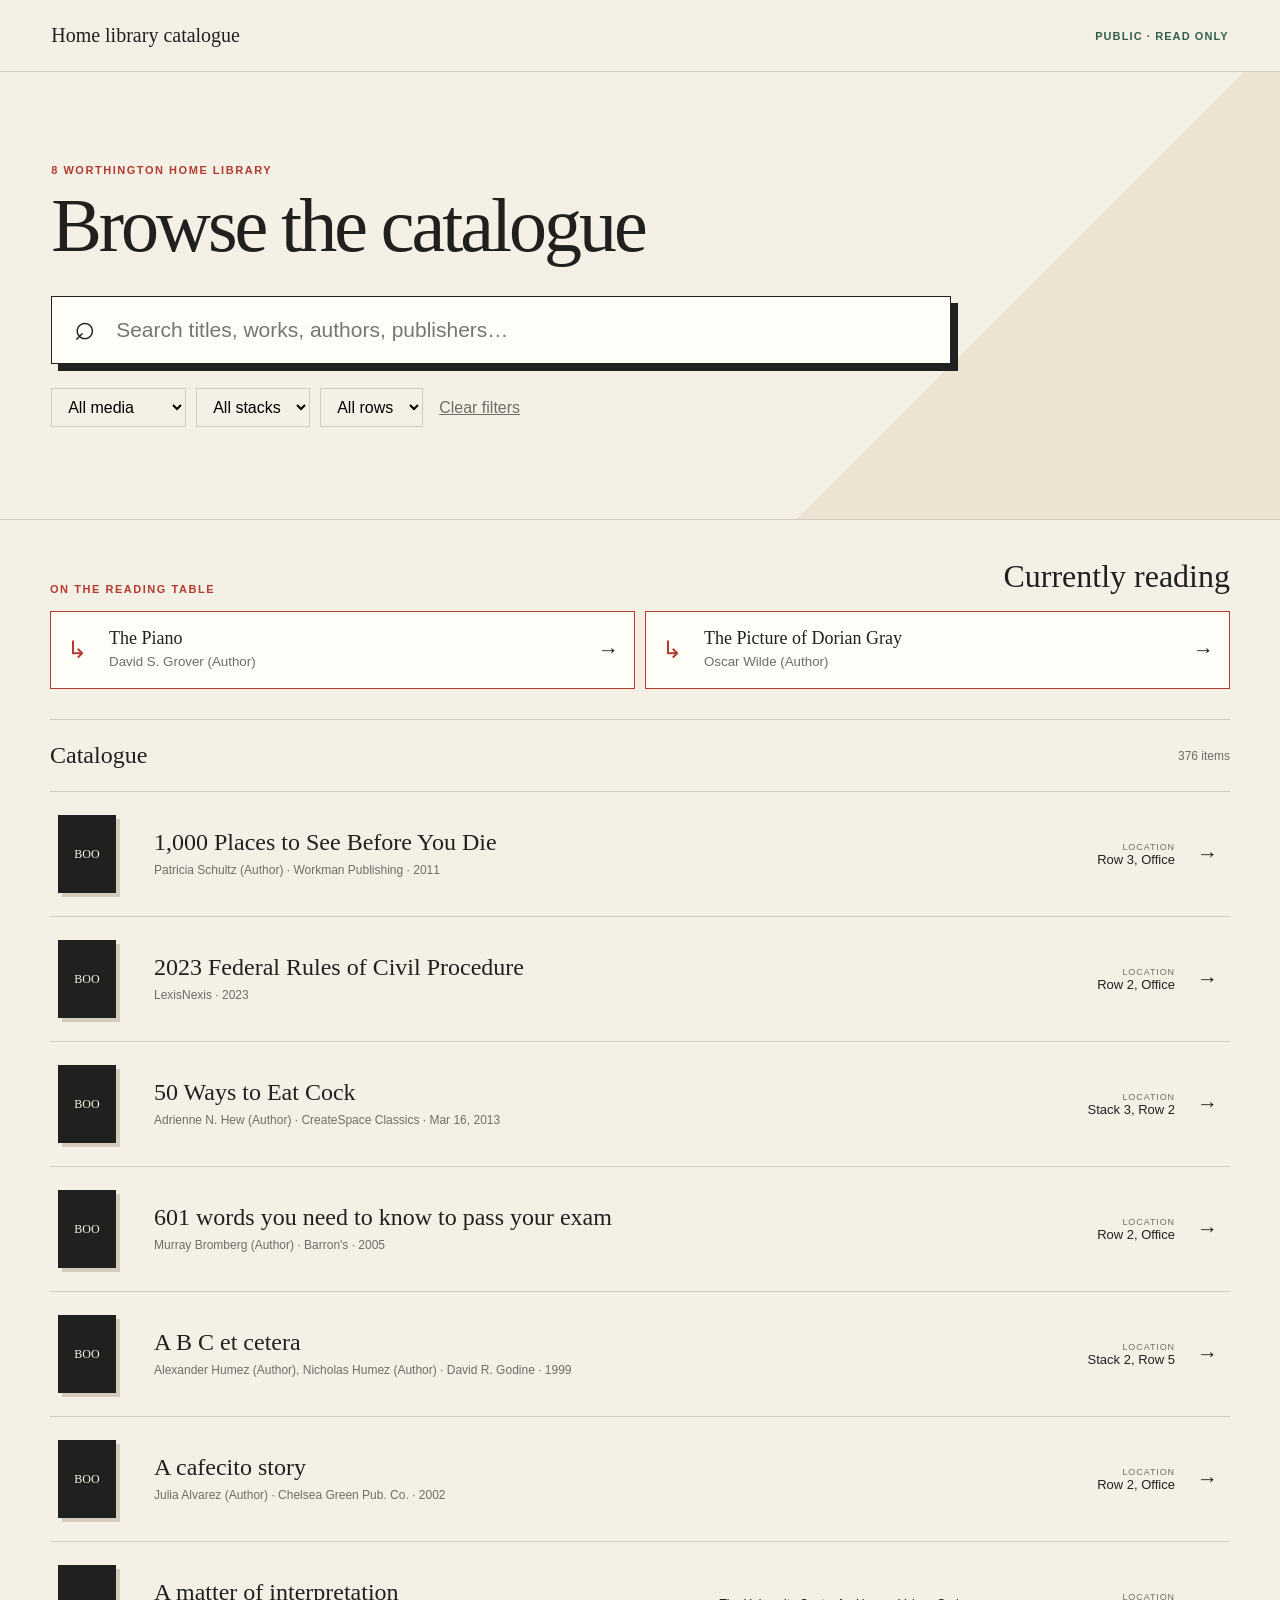
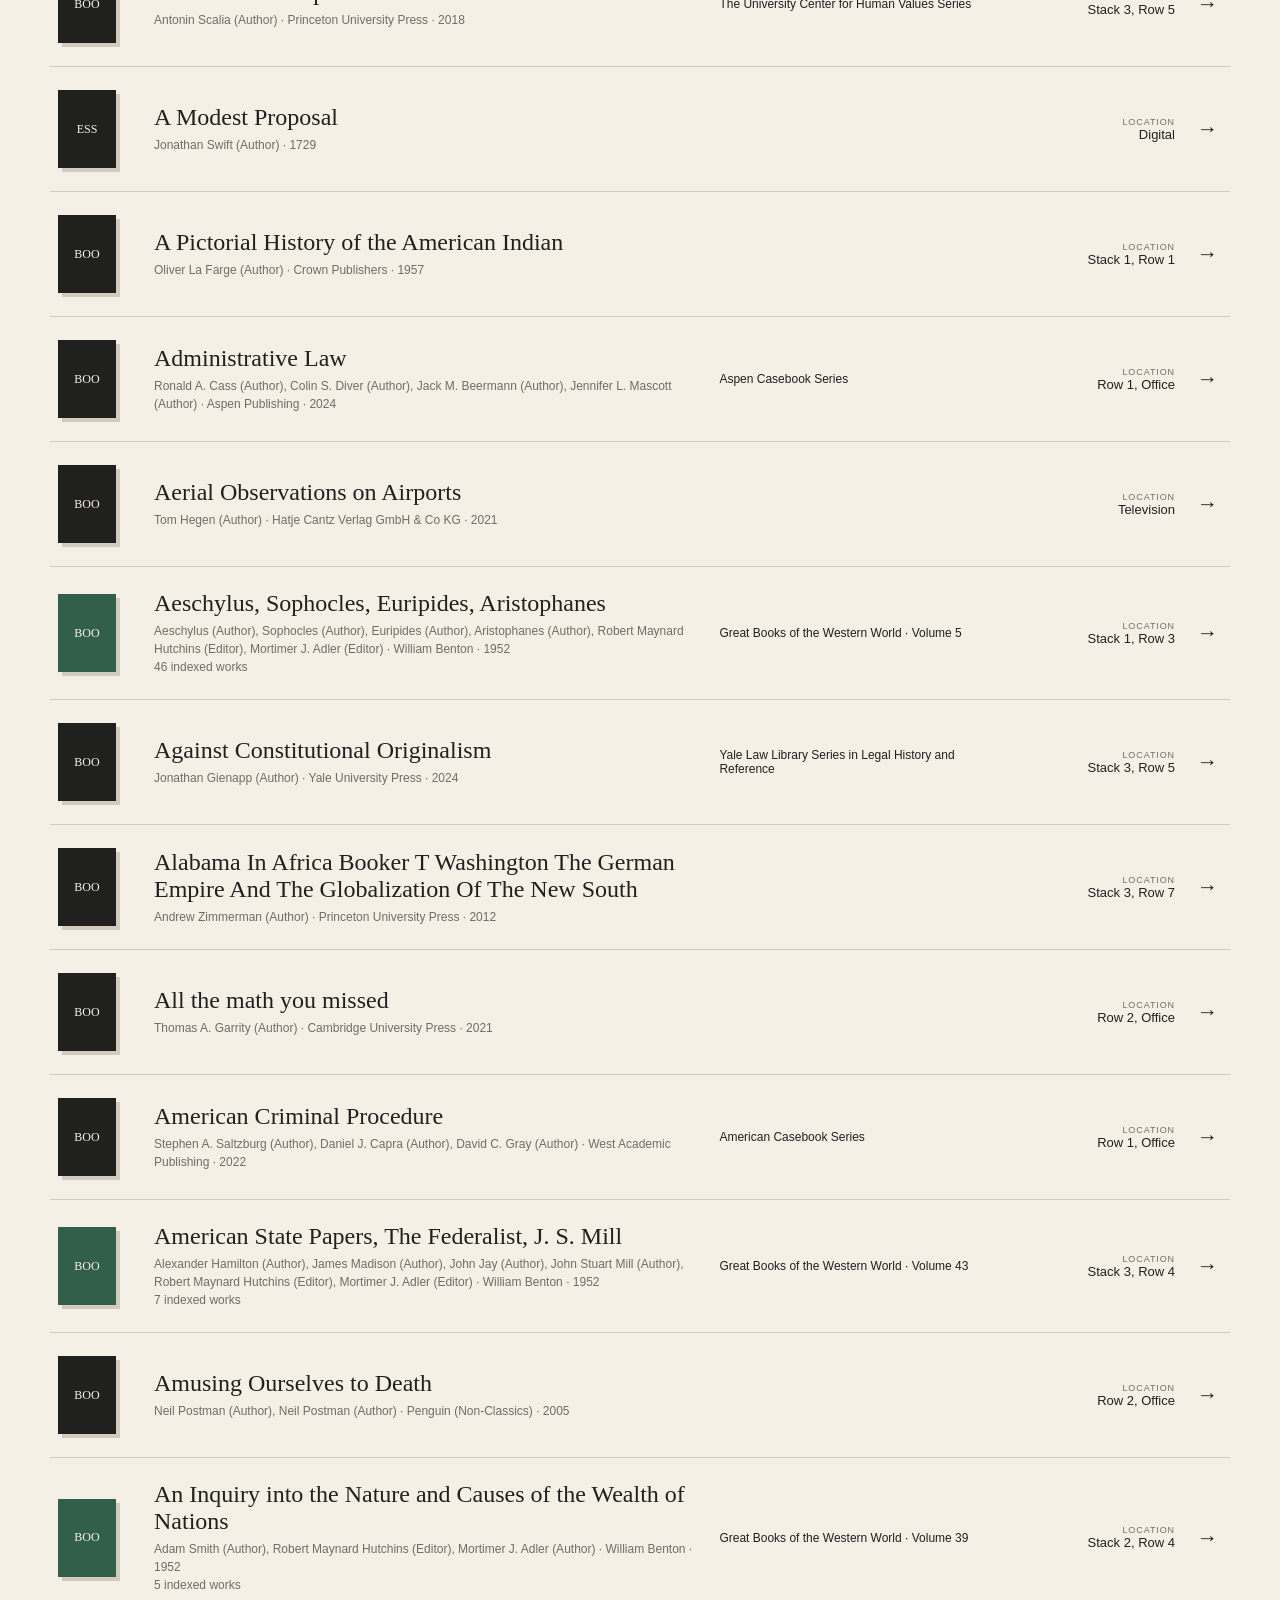
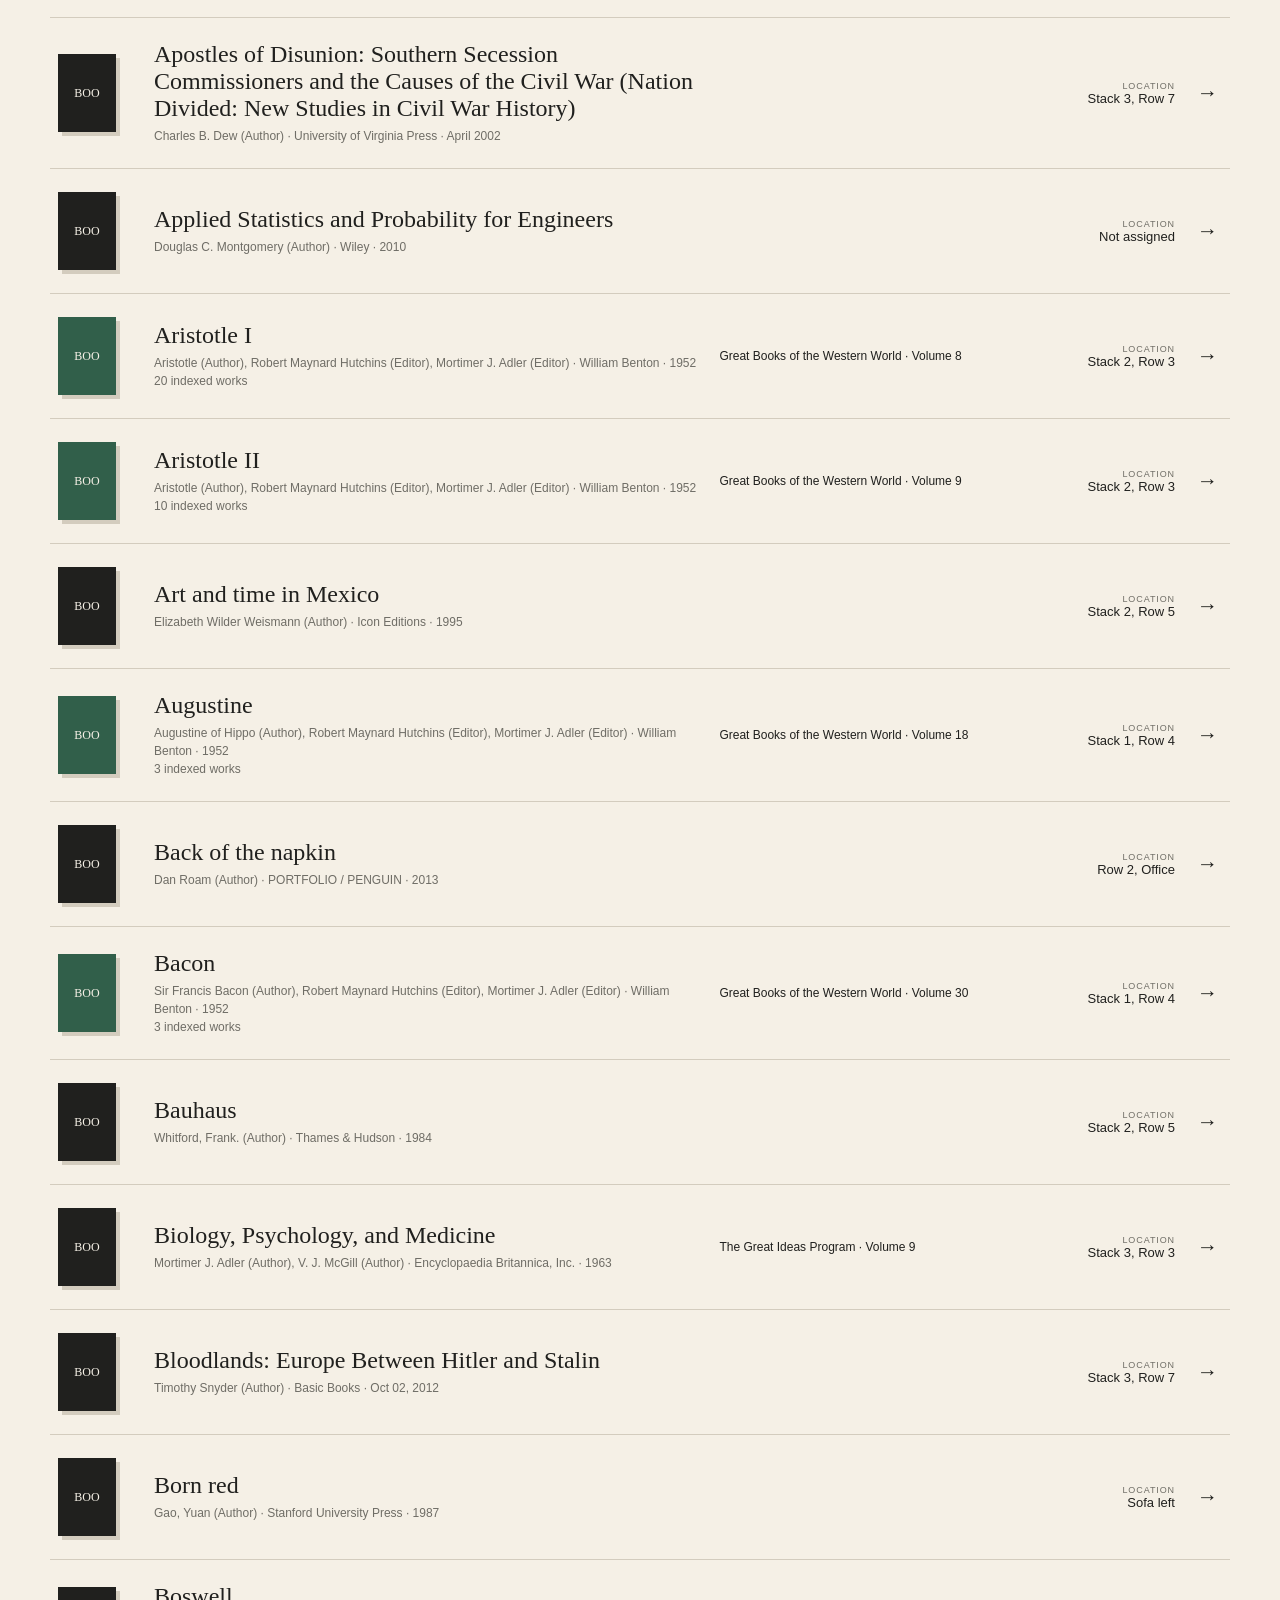
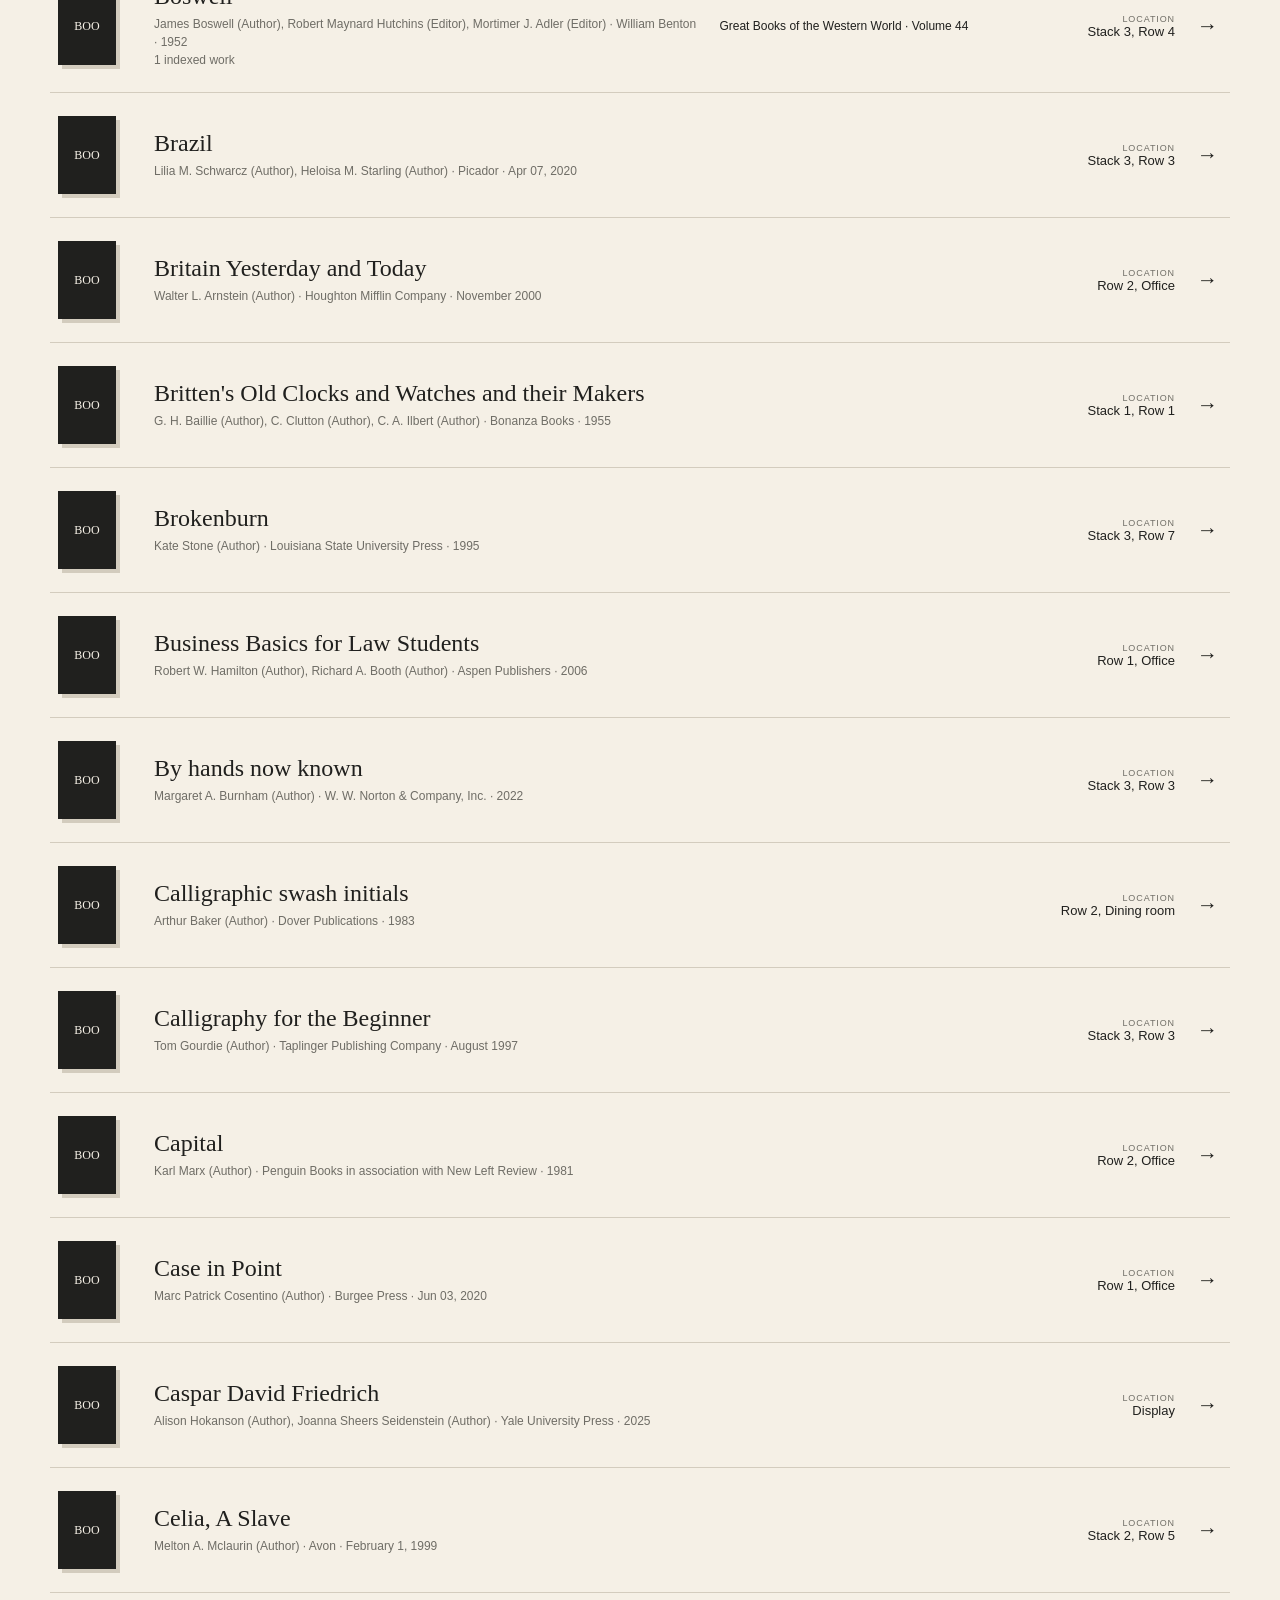
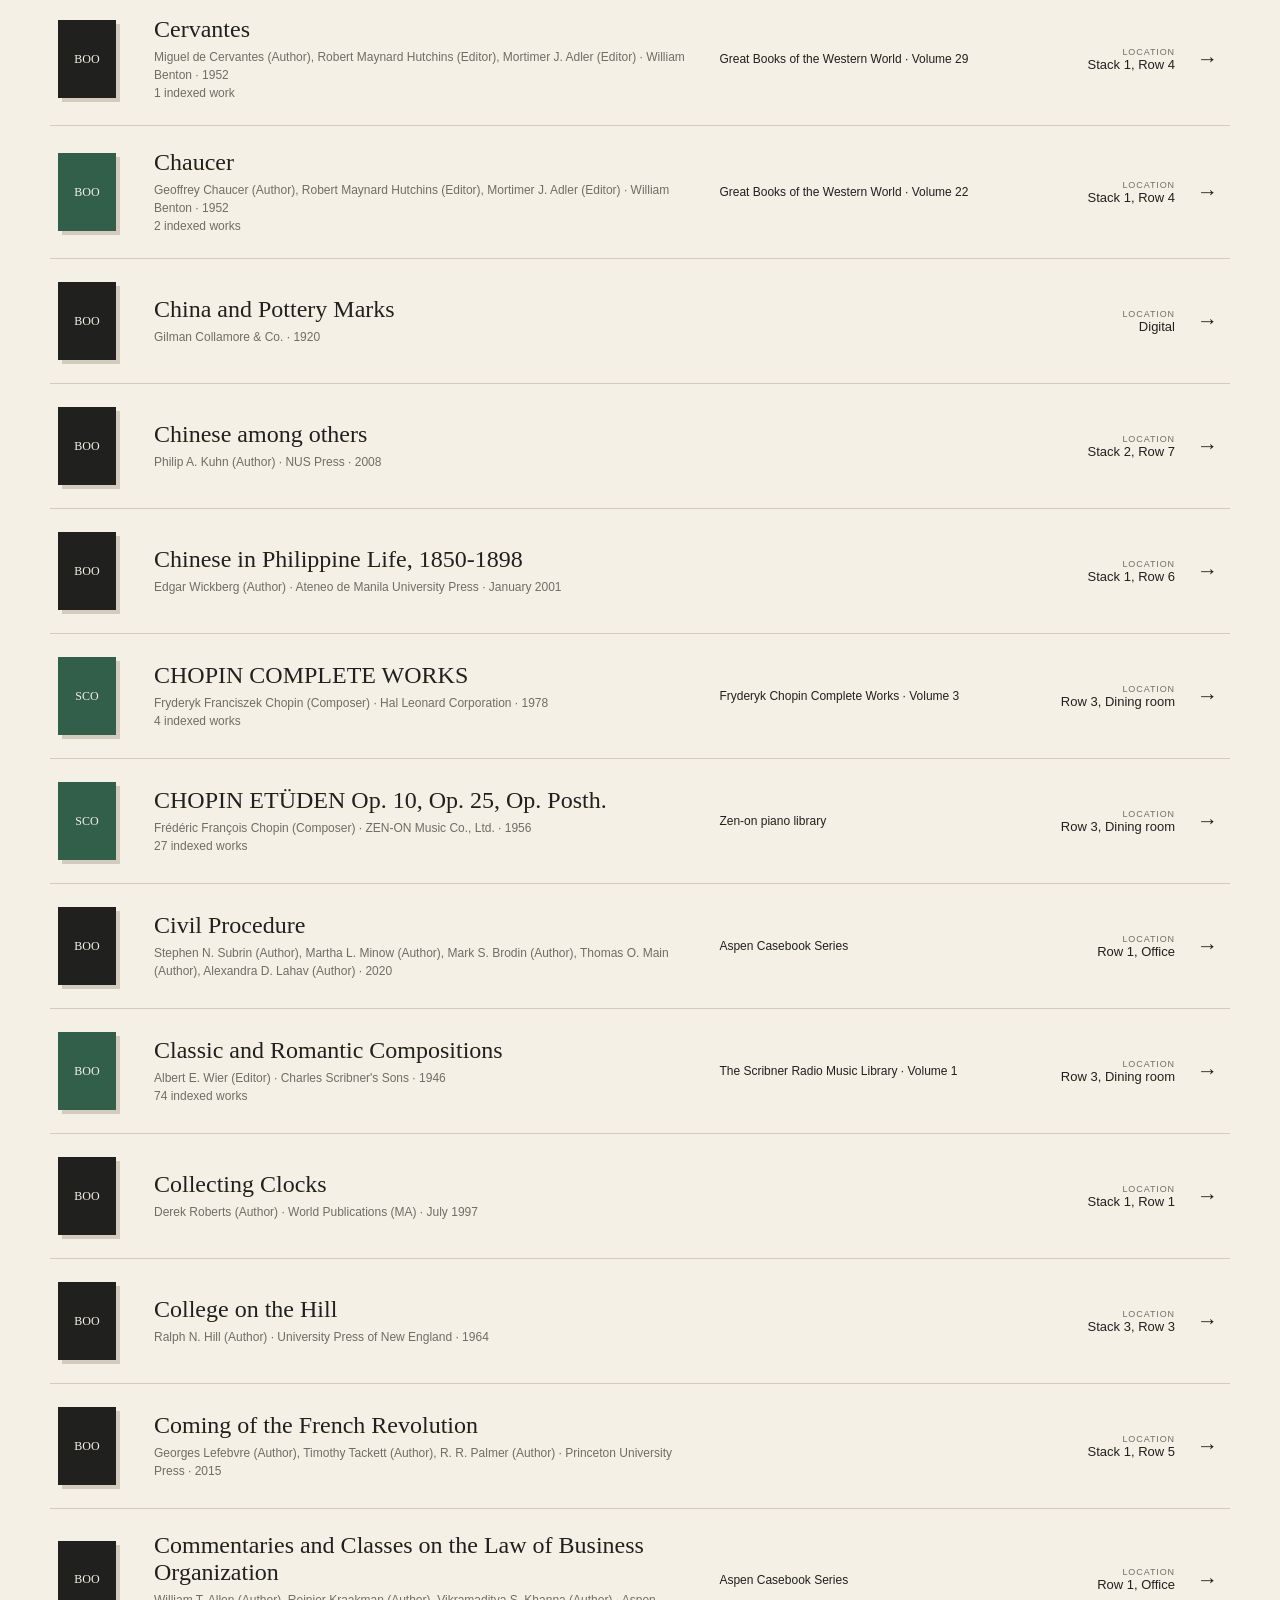
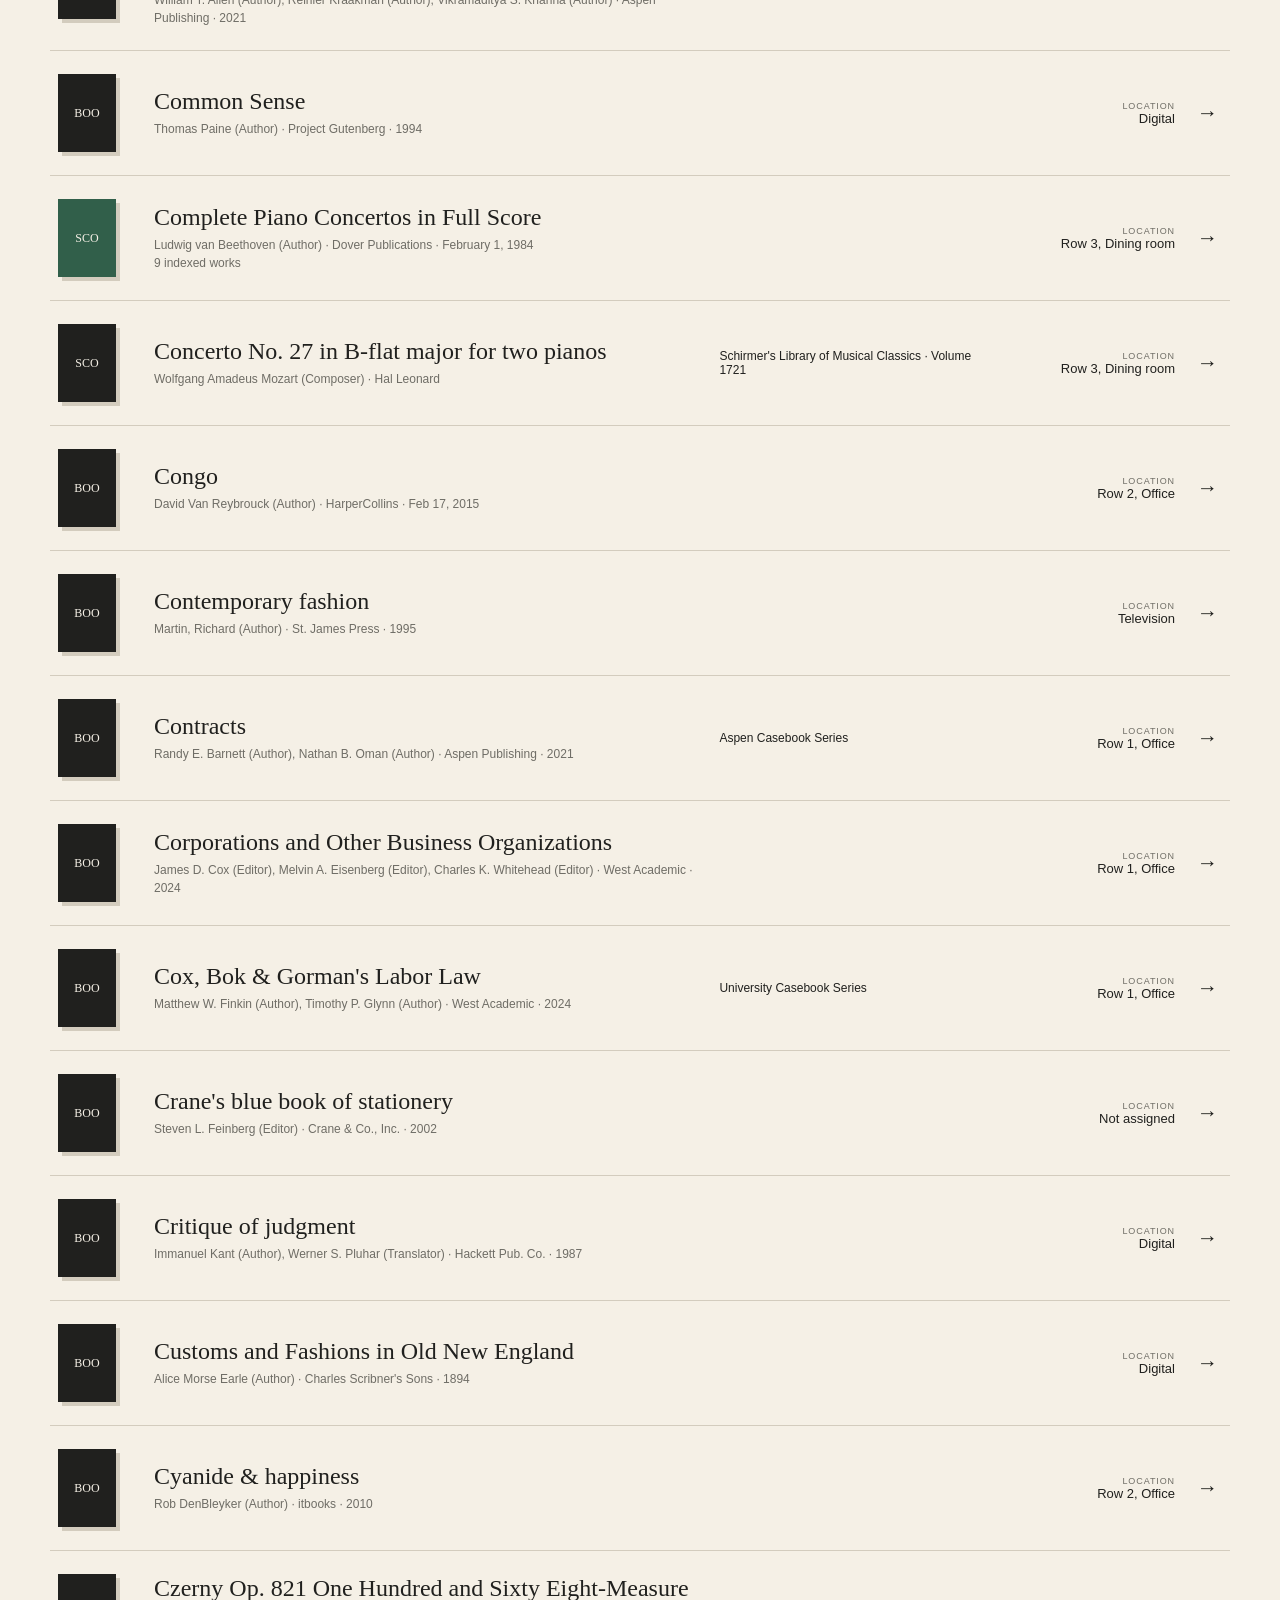
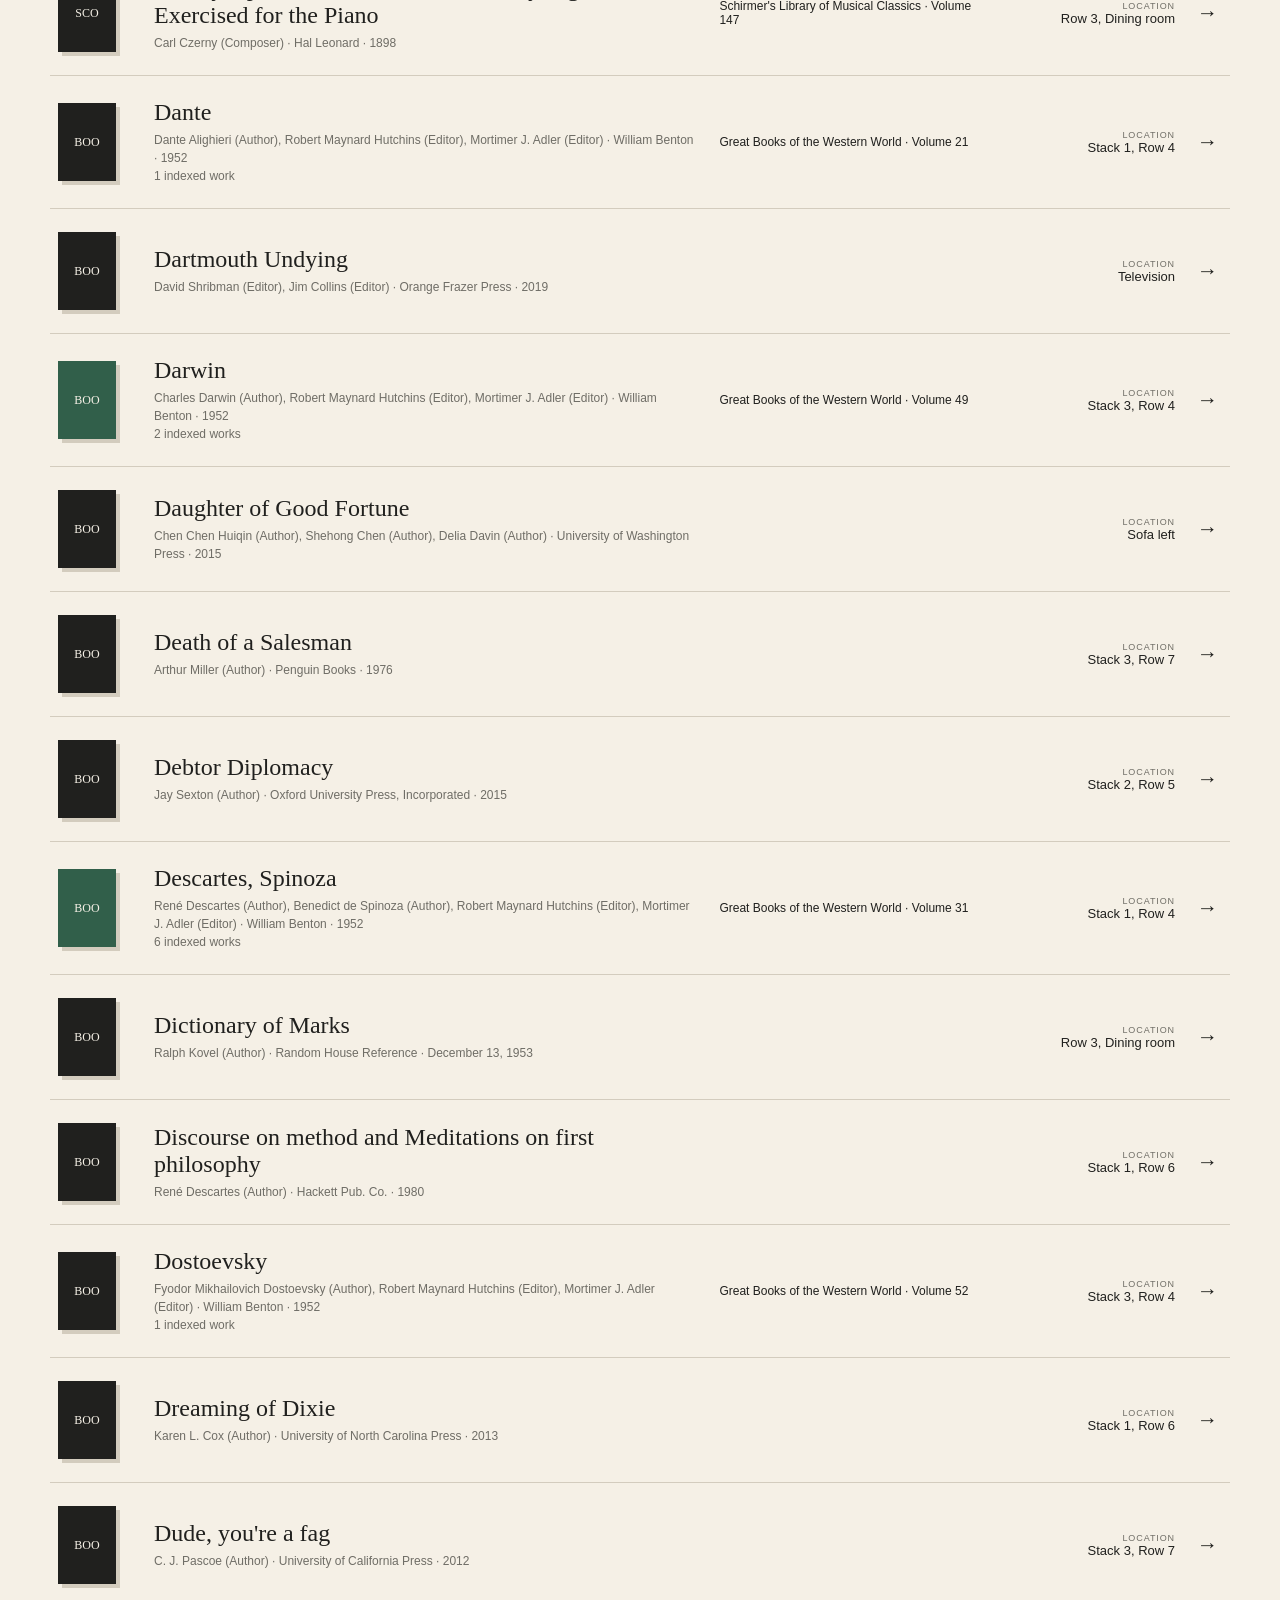
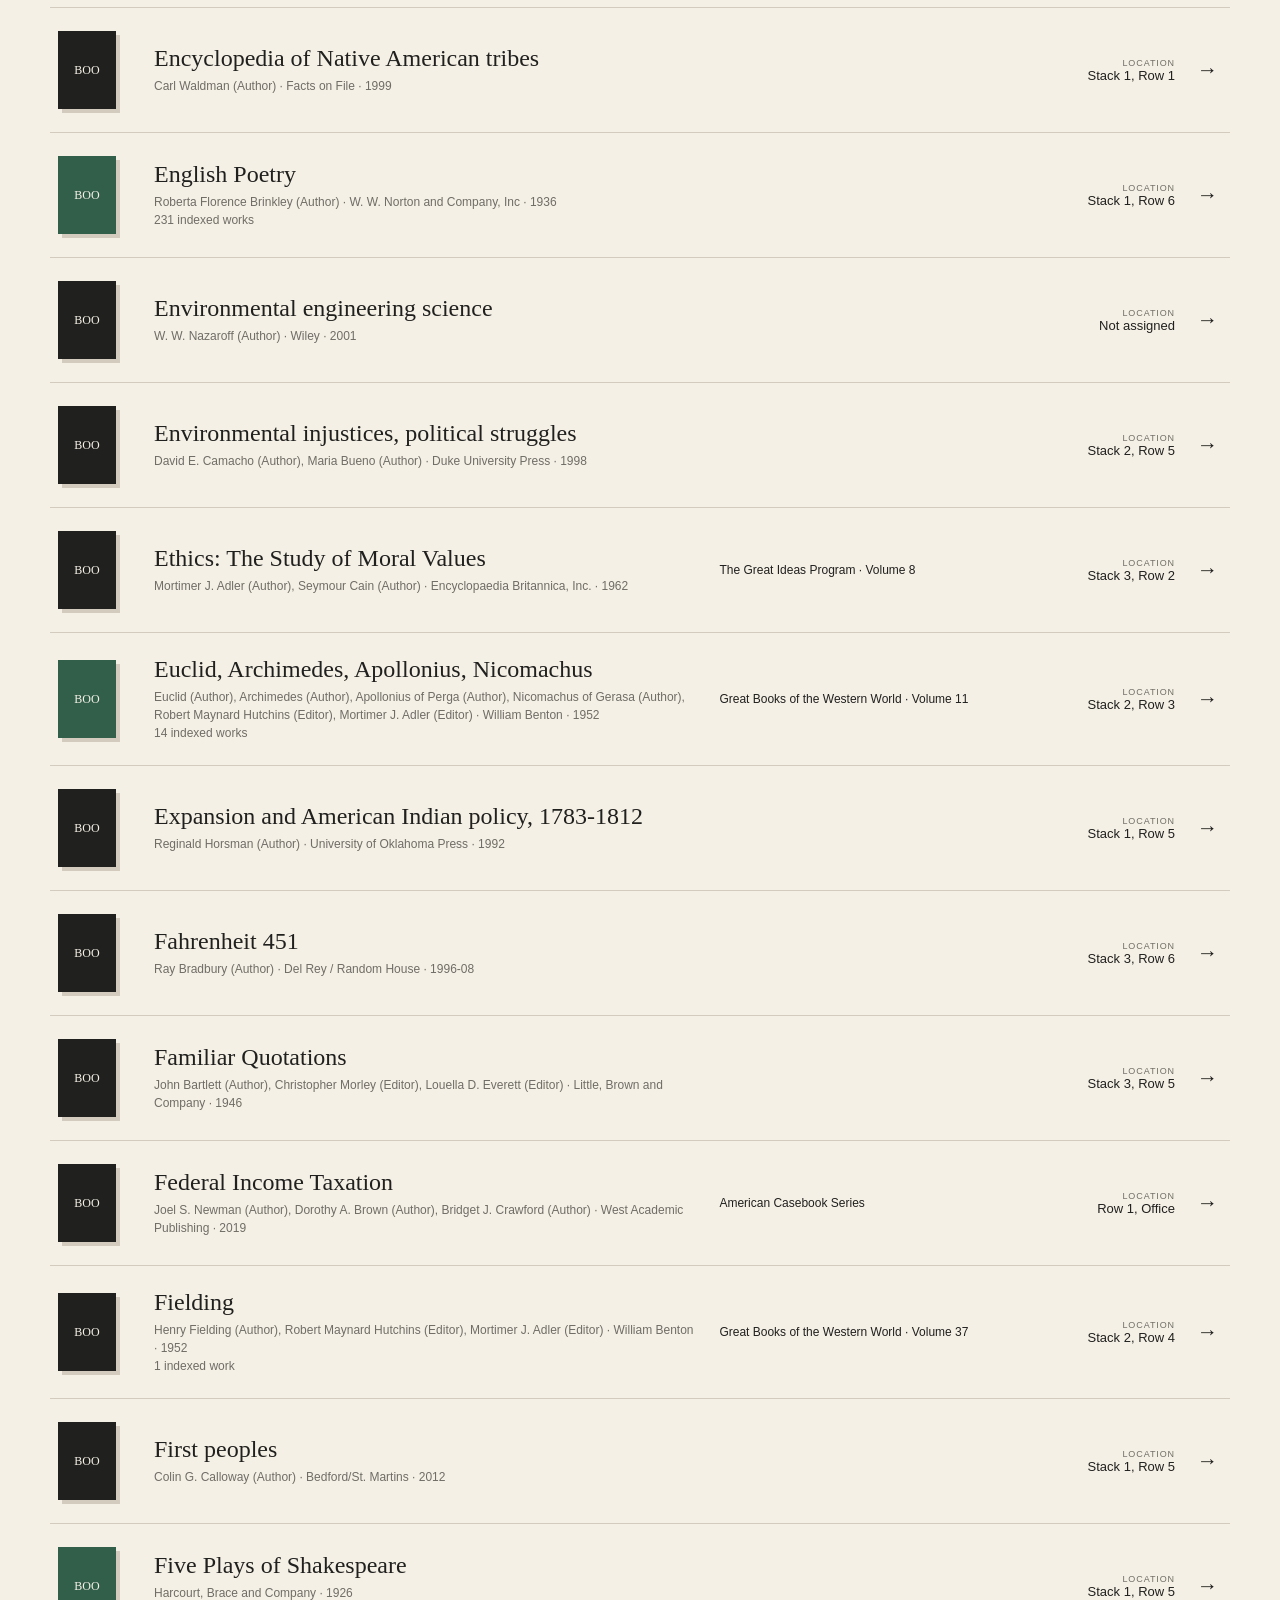
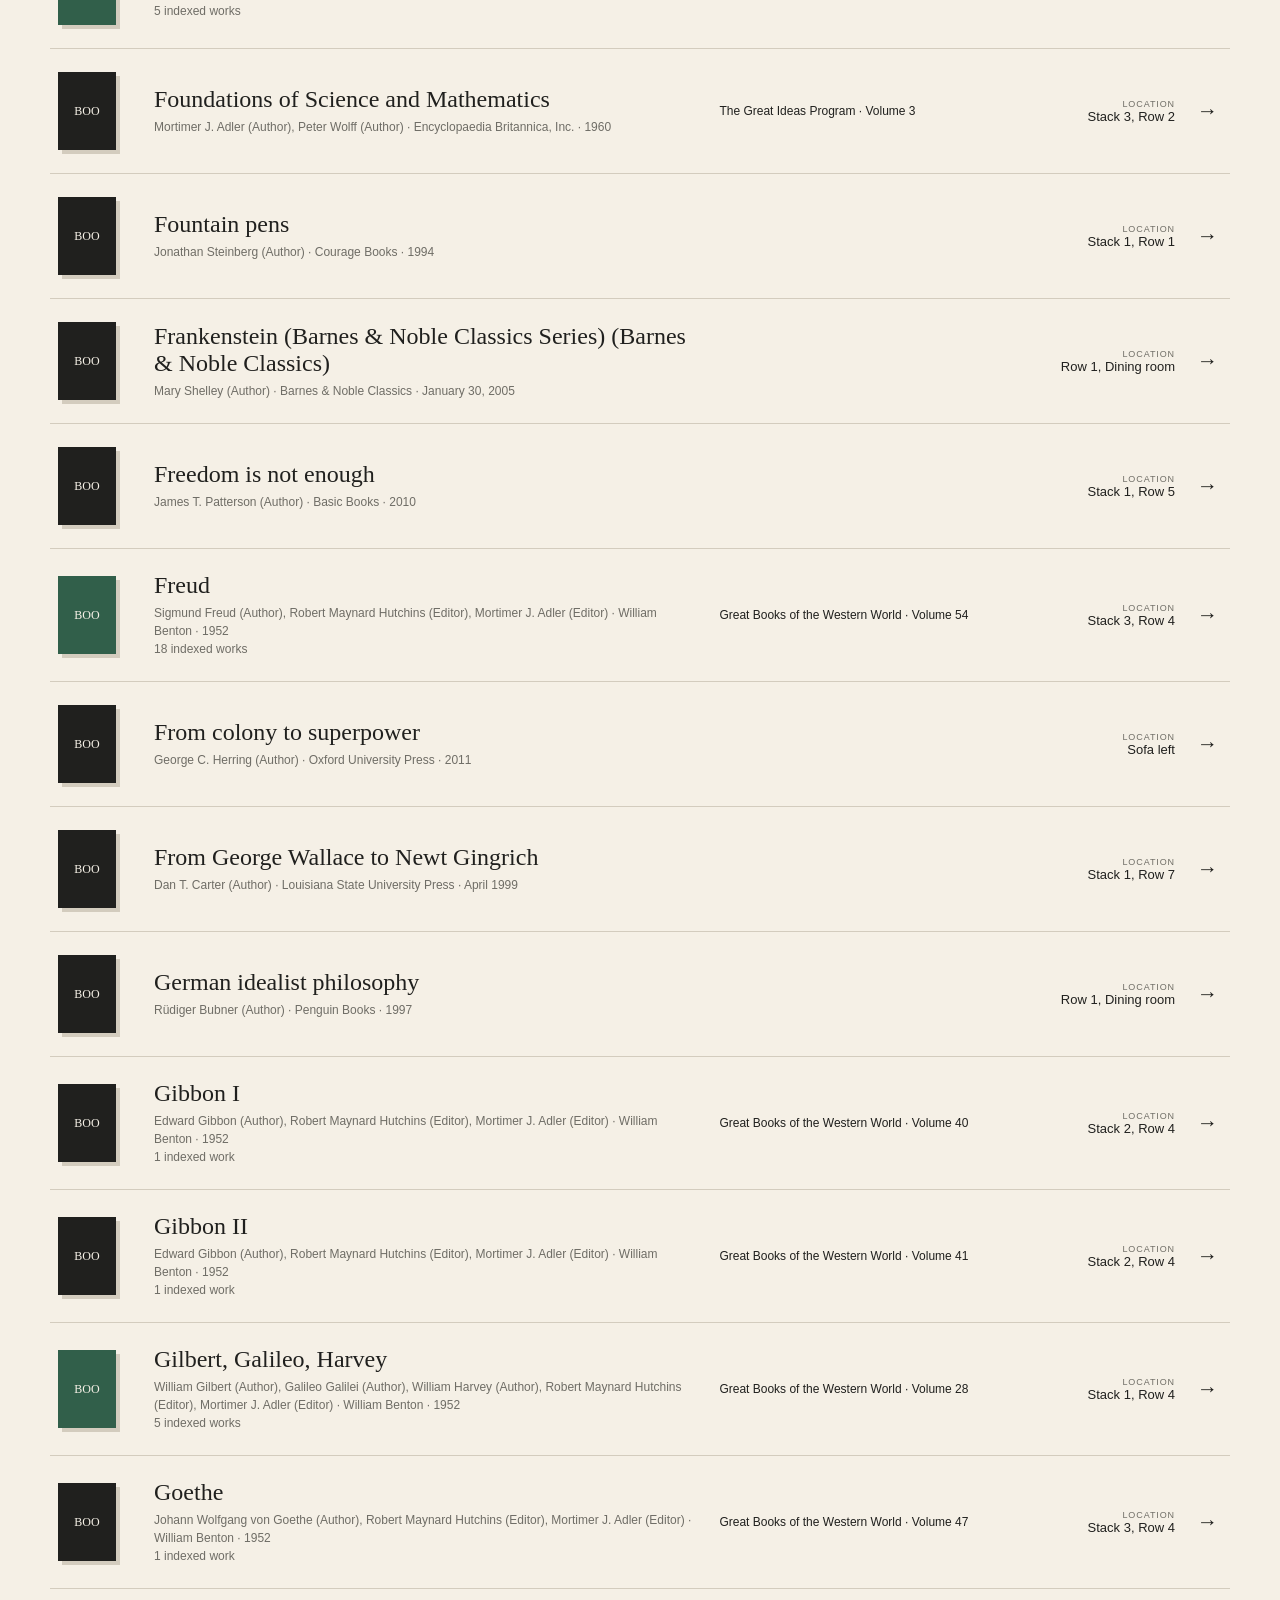
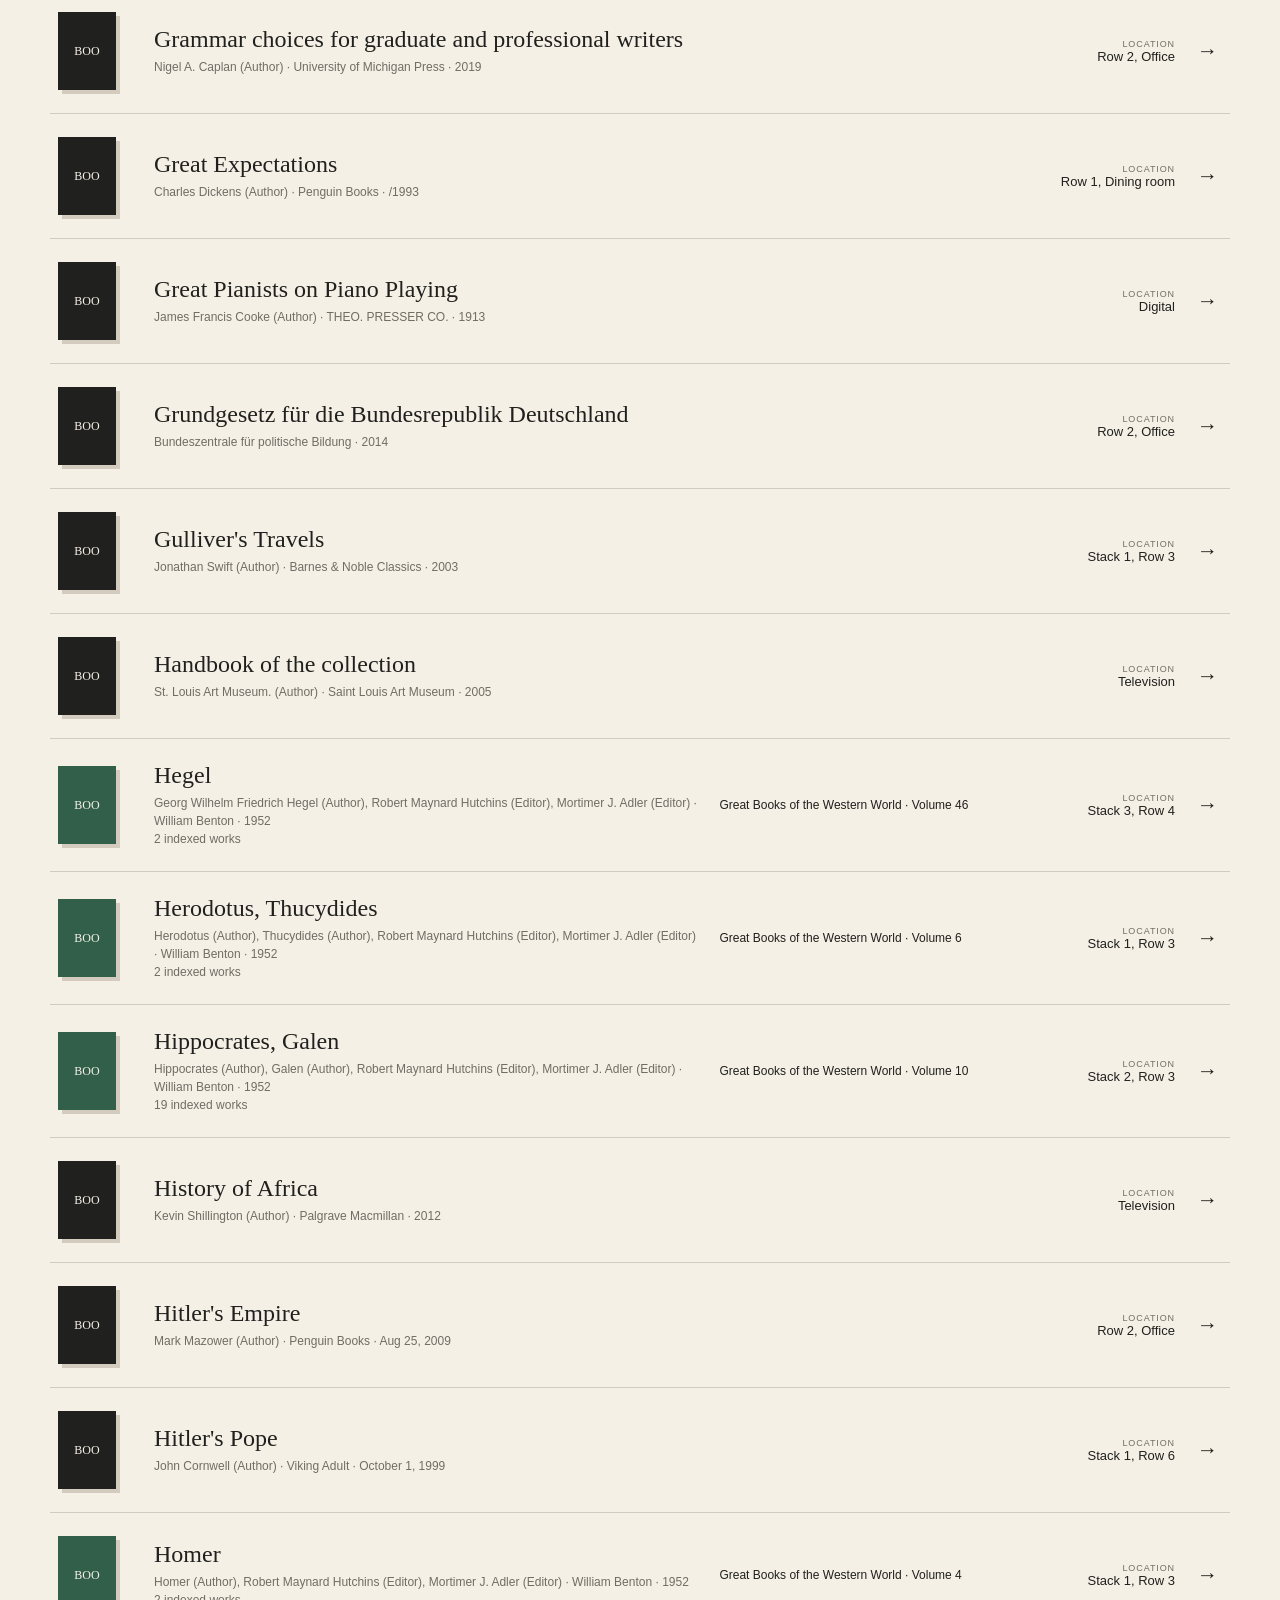
<file: docs/index.html>
<!doctype html>
<html lang="en">
<head>
  <meta charset="utf-8">
  <meta name="viewport" content="width=device-width, initial-scale=1">
  <meta name="theme-color" content="#f5f0e6">
  <title>8 Worthington Home Library</title>
  <meta name="description" content="Browse the public catalogue of the 8 Worthington home library.">
  <link rel="stylesheet" href="styles.css">
</head>
<body>
  <header class="masthead">
    <a class="wordmark" href="./">Home library catalogue</a>
    <span class="read-only">Public · Read only</span>
  </header>

  <main>
    <section class="hero">
      <p class="eyebrow">8 Worthington home library</p>
      <h1>Browse the catalogue</h1>
      <div class="search-shell">
        <span class="search-icon" aria-hidden="true">⌕</span>
        <label class="sr-only" for="search">Search the public catalogue</label>
        <input id="search" type="search" autocomplete="off" placeholder="Search titles, works, authors, publishers…">
      </div>
      <div class="filters">
        <select id="category" aria-label="Filter by media category"><option value="">All media</option></select>
        <select id="stack" aria-label="Filter by stack"><option value="">All stacks</option></select>
        <select id="row" aria-label="Filter by row"><option value="">All rows</option></select>
        <button id="clear" class="text-button">Clear filters</button>
      </div>
    </section>

    <section id="currently-reading" class="currently-reading" aria-labelledby="currently-reading-heading" hidden>
      <div class="currently-reading-head">
        <p class="eyebrow">On the reading table</p>
        <h2 id="currently-reading-heading">Currently reading</h2>
      </div>
      <div id="currently-reading-list" class="currently-reading-list"></div>
    </section>

    <section class="catalogue" aria-labelledby="catalogue-heading">
      <div class="catalogue-bar">
        <h2 id="catalogue-heading">Catalogue</h2>
        <span id="count" aria-live="polite">Loading…</span>
      </div>
      <div id="results" class="results"></div>
      <div id="empty" class="empty" hidden><h2>No matching items</h2><p>Try fewer search terms or clear a filter.</p></div>
    </section>
  </main>

  <dialog id="details">
    <div class="dialog-head">
      <div><p class="eyebrow" id="detail-category"></p><h2 id="detail-title"></h2></div>
      <button id="close-details" aria-label="Close">×</button>
    </div>
    <div id="detail-body" class="dialog-body"></div>
  </dialog>

  <footer><span>Public catalogue · Read only</span><span id="published"></span></footer>
  <script src="app.js" defer></script>
</body>
</html>
</file>
<file: docs/styles.css>
:root { --paper:#f5f0e6; --deep:#e9e1d3; --white:#fffdf8; --ink:#20201e; --muted:#6f6d66; --line:#d3ccbe; --red:#b33a2f; --green:#315f4a; font-family:Inter,ui-sans-serif,-apple-system,BlinkMacSystemFont,"Segoe UI",sans-serif; color:var(--ink); background:var(--paper); }
* { box-sizing:border-box; }
body { margin:0; min-width:320px; }
button,input,select { font:inherit; }
button,select { cursor:pointer; }
.sr-only { position:absolute; width:1px; height:1px; margin:-1px; overflow:hidden; clip:rect(0,0,0,0); white-space:nowrap; }
.masthead { height:72px; padding:0 max(4vw,calc((100vw - 1180px)/2)); display:flex; align-items:center; justify-content:space-between; border-bottom:1px solid var(--line); }
.wordmark { color:var(--ink); text-decoration:none; font:20px Georgia,serif; }
.read-only { color:var(--green); font-size:11px; font-weight:800; text-transform:uppercase; letter-spacing:.1em; }
.hero { padding:clamp(55px,8vw,92px) max(4vw,calc((100vw - 1180px)/2)); border-bottom:1px solid var(--line); background:linear-gradient(135deg,var(--paper) 0 72%,#ece3d2 72%); }
.eyebrow { color:var(--red); text-transform:uppercase; letter-spacing:.14em; font-size:11px; font-weight:800; margin:0 0 12px; }
h1,h2,p { margin-top:0; }
h1,h2 { font-family:Georgia,"Times New Roman",serif; font-weight:500; }
.hero h1 { font-size:clamp(40px,6vw,76px); line-height:.98; letter-spacing:-.04em; margin-bottom:34px; }
.search-shell { max-width:900px; height:68px; display:flex; align-items:center; background:var(--white); border:1px solid var(--ink); box-shadow:7px 7px 0 var(--ink); }
.search-icon { font:36px Georgia,serif; padding:0 18px 6px 22px; }
.search-shell input { min-width:0; flex:1; border:0; outline:0; background:transparent; font-size:clamp(16px,2vw,21px); padding-right:18px; }
.filters { display:flex; gap:10px; margin-top:24px; flex-wrap:wrap; }
.filters select { border:1px solid var(--line); background:transparent; padding:9px 12px; }
.text-button { border:0; background:none; text-decoration:underline; color:var(--muted); }
.currently-reading { max-width:1180px; margin:0 auto; padding:38px 0 30px; border-bottom:1px solid var(--line); }
.currently-reading-head { display:flex; justify-content:space-between; align-items:end; gap:20px; margin-bottom:16px; }
.currently-reading-head .eyebrow { margin:0; }
.currently-reading-head h2 { margin:0; font-size:32px; }
.currently-reading-list { display:grid; grid-template-columns:repeat(auto-fit,minmax(260px,1fr)); gap:10px; }
.current-reading-card { min-width:0; display:grid; grid-template-columns:32px minmax(0,1fr) 20px; align-items:center; gap:10px; padding:16px; border:1px solid var(--red); background:var(--white); color:var(--ink); text-align:left; }
.current-reading-card:hover { box-shadow:4px 4px 0 var(--red); transform:translate(-1px,-1px); }
.current-reading-card strong,.current-reading-card small { display:block; }
.current-reading-card strong { font:18px Georgia,serif; }
.current-reading-card small { margin-top:4px; color:var(--muted); line-height:1.4; }
.reading-mark { color:var(--red); font:24px Georgia,serif; }
.catalogue { max-width:1180px; margin:0 auto; padding-bottom:80px; }
.catalogue-bar { min-height:72px; display:flex; justify-content:space-between; align-items:center; border-bottom:1px solid var(--line); }
.catalogue-bar h2 { margin:0; font-size:24px; }
.catalogue-bar span { color:var(--muted); font-size:12px; }
.result { width:100%; display:grid; grid-template-columns:74px minmax(0,1.5fr) minmax(160px,.7fr) 180px 25px; gap:22px; align-items:center; padding:23px 8px; border:0; border-bottom:1px solid var(--line); background:transparent; color:var(--ink); text-align:left; }
.result:hover { background:rgba(255,253,248,.65); }
.spine { width:58px; height:78px; display:grid; place-items:center; background:var(--ink); color:var(--paper); box-shadow:4px 4px 0 var(--line); font:12px Georgia,serif; }
.spine.multi { background:var(--green); }
.result-title { display:block; font:24px Georgia,serif; margin-bottom:5px; }
.reading-badge { display:inline-flex; margin-left:9px; padding:4px 7px 3px; vertical-align:3px; border:1px solid var(--red); color:var(--red); font:800 9px/1 Inter,sans-serif; text-transform:uppercase; letter-spacing:.09em; }
.detail-reading-badge { margin:0; vertical-align:0; }
.result-sub,.result-meta,.match { display:block; color:var(--muted); font-size:12px; line-height:1.5; }
.match { color:var(--green); margin-top:5px; }
.set { font-size:12px; }
.location { text-align:right; font-size:13px; }
.location small { display:block; color:var(--muted); text-transform:uppercase; letter-spacing:.1em; font-size:9px; }
.arrow { font-size:21px; }
.empty { text-align:center; padding:70px 20px; color:var(--muted); }
dialog { width:min(760px,calc(100vw - 28px)); max-height:calc(100vh - 28px); padding:0; border:1px solid var(--ink); background:var(--white); box-shadow:0 24px 70px rgba(45,39,29,.2); }
dialog::backdrop { background:rgba(28,27,24,.5); backdrop-filter:blur(3px); }
.dialog-head { display:flex; justify-content:space-between; padding:26px 30px 20px; border-bottom:1px solid var(--line); }
.dialog-head h2 { font-size:36px; margin:0; }
#close-details { border:0; background:none; font-size:32px; line-height:1; }
.dialog-body { padding:26px 30px 36px; overflow-y:auto; }
.detail-grid { display:grid; grid-template-columns:1fr 1fr; gap:0 24px; }
.detail-field { padding:12px 0; border-bottom:1px solid var(--line); }
.detail-field small { display:block; color:var(--muted); text-transform:uppercase; letter-spacing:.08em; font-size:9px; margin-bottom:4px; }
.detail-description { grid-column:1/-1; line-height:1.6; }
.contents { margin-top:30px; }
.contents h3 { font:24px Georgia,serif; }
.content { padding:14px 0; border-top:1px solid var(--line); }
.content strong,.content span { display:block; }
.content span { color:var(--muted); font-size:12px; margin-top:4px; }
footer { max-width:1180px; margin:0 auto; padding:24px 0 40px; border-top:1px solid var(--line); display:flex; justify-content:space-between; color:var(--muted); font-size:11px; }
@media(max-width:800px){.masthead,.hero{padding-left:20px;padding-right:20px}.catalogue,.currently-reading,footer{margin-left:20px;margin-right:20px}.result{grid-template-columns:64px 1fr 24px;gap:13px}.set,.location{grid-column:2;text-align:left}.arrow{grid-column:3;grid-row:1/span 3}}
@media(max-width:520px){.read-only{font-size:9px}.detail-grid{grid-template-columns:1fr}.detail-description{grid-column:auto}.dialog-head,.dialog-body{padding-left:18px;padding-right:18px}}
</file>
